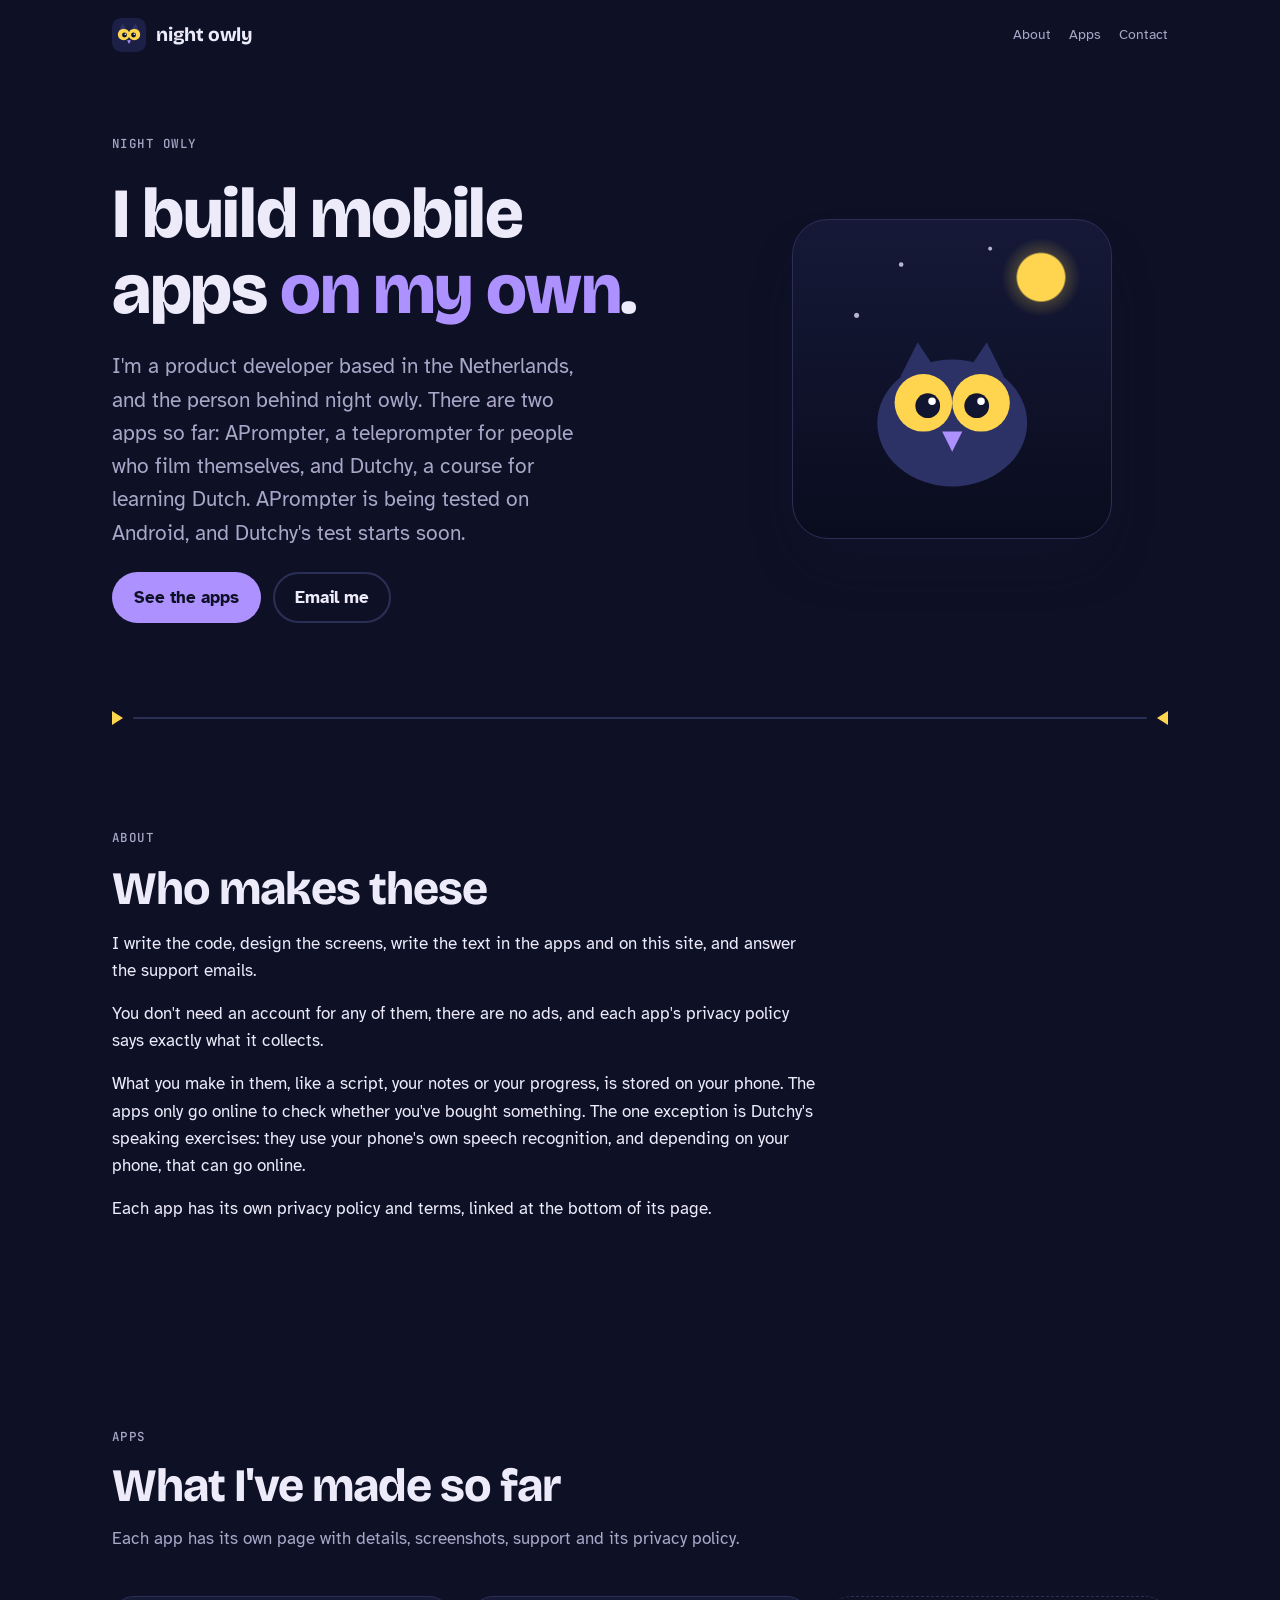
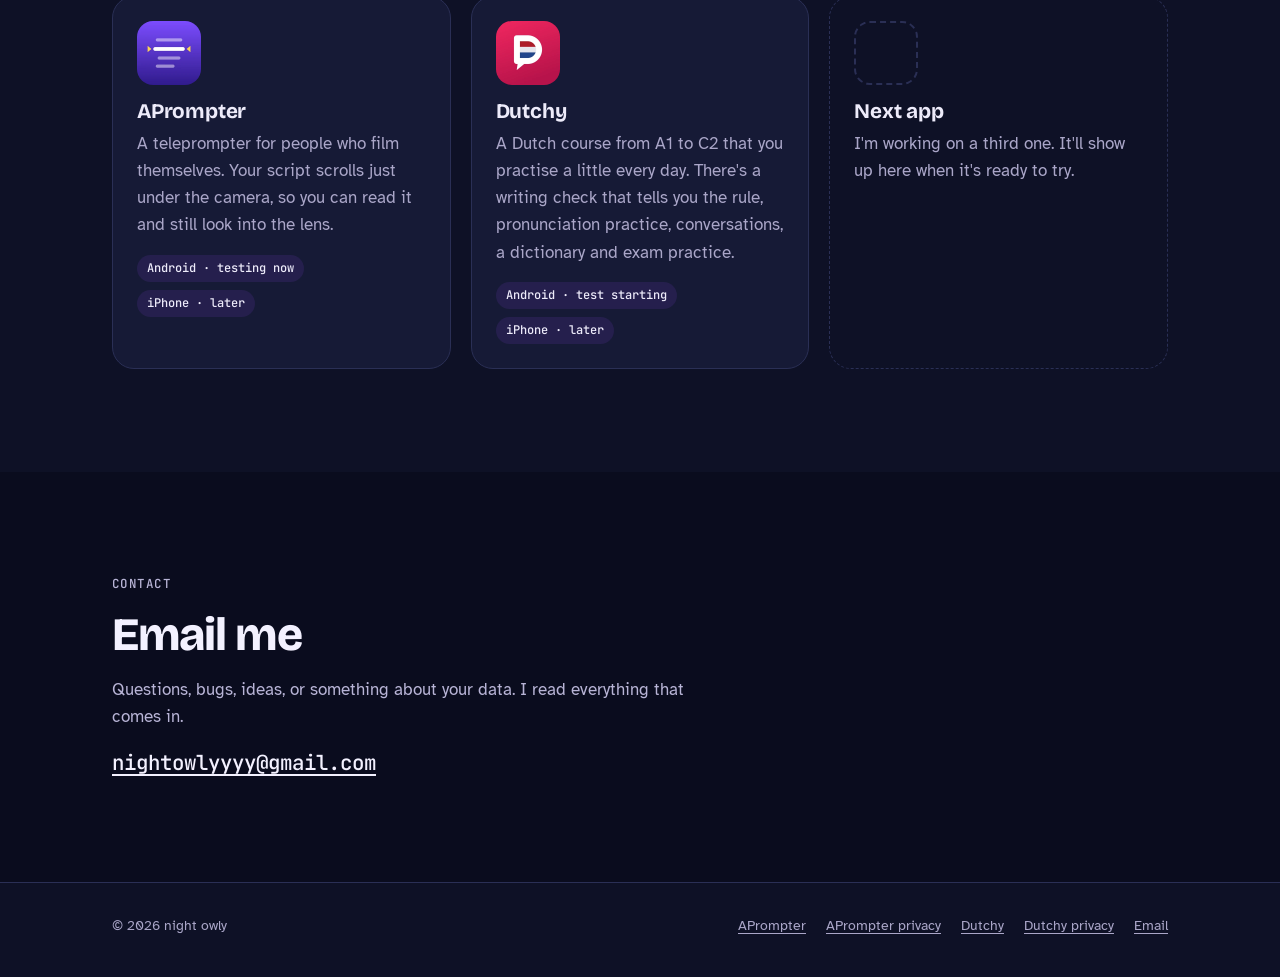
<file: site/index.html>
<!doctype html>
<html lang="en" data-theme="dark">
<head>
<meta charset="utf-8">
<meta name="viewport" content="width=device-width, initial-scale=1, viewport-fit=cover">
<title>night owly</title>
<meta name="description" content="I'm a product developer based in the Netherlands, and the person behind night owly. I build mobile apps on my own: a teleprompter for people who film themselves, and a Dutch course. No accounts, ads or tracking.">
<meta name="theme-color" content="#0e1126">
<link rel="icon" href="assets/owl.svg" type="image/svg+xml">
<link rel="apple-touch-icon" href="assets/owl-180.png">
<link rel="preload" href="assets/fonts/bricolage-grotesque.woff2" as="font" type="font/woff2" crossorigin>
<link rel="stylesheet" href="assets/site.css">
<meta property="og:type" content="website">
<meta property="og:title" content="night owly">
<meta property="og:description" content="Apps by a product developer in the Netherlands: a teleprompter and a Dutch course.">
<meta property="og:image" content="{{SITE_URL}}/assets/og.png">
<meta name="twitter:card" content="summary_large_image">
<style>
  .hero {
    padding-block: clamp(24px, 5vw, 64px) clamp(48px, 7vw, 88px);
  }
  .hero-grid {
    display: grid;
    gap: 40px;
    align-items: center;
  }
  @media (min-width: 860px) {
    .hero-grid {
      grid-template-columns: minmax(0, 1.35fr) minmax(0, 1fr);
    }
  }
  .hero-copy {
    display: grid;
    gap: 22px;
    min-width: 0;
  }
  .hero h1 em {
    font-style: normal;
    color: var(--violet);
  }

  /* The owl looks up from the desk once, then sits still. */
  .owl-stage {
    justify-self: center;
    width: min(320px, 70vw);
    aspect-ratio: 1;
    border-radius: 36px;
    background:
      radial-gradient(circle at 78% 18%, #ffd54f 0 6.5%, rgb(255 213 79 / 0.18) 7%, transparent 11%),
      radial-gradient(circle at 20% 30%, var(--night-muted) 0 0.6%, transparent 0.9%),
      radial-gradient(circle at 34% 14%, var(--night-muted) 0 0.5%, transparent 0.8%),
      radial-gradient(circle at 62% 9%, var(--night-muted) 0 0.4%, transparent 0.7%),
      linear-gradient(180deg, var(--night-2), var(--night));
    display: grid;
    place-items: end center;
    padding-bottom: 12%;
    box-shadow: 0 30px 60px -30px rgb(18 21 48 / 0.6);
    /* The page is dark too, so a faint edge keeps the tile's shape. */
    border: 1px solid var(--line);
  }
  .owl-stage svg {
    width: 58%;
    height: auto;
    overflow: visible;
  }
  .owl-eye {
    transform-box: fill-box;
    transform-origin: center;
    animation: blink 5.5s 1.2s ease-in-out 2;
  }
  @keyframes blink {
    0%, 92%, 100% { transform: scaleY(1); }
    95% { transform: scaleY(0.1); }
  }
  @media (prefers-reduced-motion: reduce) {
    .owl-eye { animation: none; }
  }

  /* About: plain paragraphs, one readable column. */
  .about {
    display: grid;
    gap: 16px;
    max-width: 64ch;
  }
  /* Apps: a grid of compact cards that grows with each new app. */
  .apps {
    list-style: none;
    margin: 0;
    padding: 0;
    display: grid;
    gap: 20px;
    grid-template-columns: repeat(auto-fit, minmax(min(100%, 320px), 1fr));
  }
  .app-card {
    position: relative;
    display: grid;
    gap: 16px;
    align-content: start;
    padding: 24px;
    background: var(--surface);
    border: 1px solid var(--line);
    border-radius: 22px;
    transition: border-color 0.15s, transform 0.15s;
  }
  .app-card:not(.next):hover {
    border-color: var(--violet);
    transform: translateY(-2px);
  }
  @media (prefers-reduced-motion: reduce) {
    .app-card { transition: none; }
    .app-card:not(.next):hover { transform: none; }
  }
  .app-card .icon {
    width: 64px;
    height: 64px;
    border-radius: 16px;
  }
  .app-card .placeholder {
    display: block;
    border: 2px dashed var(--line);
  }
  .app-card.next {
    background: transparent;
    border-style: dashed;
  }
  .app-body {
    display: grid;
    gap: 6px;
    min-width: 0;
  }
  .app-body h3 {
    font-size: var(--step-1);
  }
  .app-body h3 a {
    color: var(--ink);
    text-decoration: none;
  }
  /* The whole card opens the app page. */
  .app-body h3 a::after {
    content: "";
    position: absolute;
    inset: 0;
    border-radius: inherit;
  }
  .app-body h3 a:focus-visible {
    outline: none;
  }
  .app-card:has(a:focus-visible) {
    outline: 3px solid var(--focus);
    outline-offset: 3px;
  }
  .app-body p {
    color: var(--muted);
  }
  .status {
    display: flex;
    flex-wrap: wrap;
    gap: 8px;
    font-family: var(--font-mono);
    font-size: 0.75rem;
  }
  .status span {
    padding: 4px 10px;
    border-radius: 999px;
    background: var(--violet-soft);
    color: var(--ink);
  }

  .contact {
    background: var(--night);
    color: var(--night-ink);
  }
  .contact .wrap {
    display: grid;
    gap: 16px;
  }
  .contact .kicker {
    color: var(--night-muted);
  }
  .contact h2 {
    color: var(--night-ink);
  }
  .contact p {
    color: var(--night-muted);
    max-width: 52ch;
  }
  .contact .email {
    font-family: var(--font-mono);
    font-size: var(--step-1);
    color: var(--night-ink);
    word-break: break-all;
  }
  .contact a {
    color: inherit;
  }
</style>
</head>
<body>
<a class="skip" href="#main">Skip to content</a>

<header class="site-header">
  <div class="wrap">
    <a class="brand" href="./" aria-label="night owly, home">
      <img src="assets/owl.svg" alt="" width="34" height="34">
      night owly
    </a>
    <nav class="nav" aria-label="Main">
      <a href="#about">About</a>
      <a href="#apps">Apps</a>
      <a href="#contact">Contact</a>
    </nav>
  </div>
</header>

<main id="main">
  <section class="hero">
    <div class="wrap hero-grid">
      <div class="hero-copy">
        <p class="kicker">night owly</p>
        <h1>I build mobile apps <em>on my own</em>.</h1>
        <p class="lede">I'm a product developer based in the Netherlands, and the person behind night owly. There are two apps so far: APrompter, a teleprompter for people who film themselves, and Dutchy, a course for learning Dutch. APrompter is being tested on Android, and Dutchy's test starts soon.</p>
        <div class="actions">
          <a class="button primary" href="#apps">See the apps</a>
          <a class="button secondary" href="#contact">Email me</a>
        </div>
      </div>
      <div class="owl-stage" aria-hidden="true">
        <svg viewBox="0 0 64 56">
          <path d="M14 18 L20 6 L26 15 Z M50 18 L44 6 L38 15 Z" fill="#2c3166"/>
          <ellipse cx="32" cy="34" rx="26" ry="22" fill="#2c3166"/>
          <g class="owl-eye">
            <circle cx="22" cy="27" r="10" fill="#ffd54f"/>
            <circle cx="23.5" cy="28" r="4.3" fill="#121530"/>
            <circle cx="25" cy="26.5" r="1.3" fill="#fff"/>
          </g>
          <g class="owl-eye">
            <circle cx="42" cy="27" r="10" fill="#ffd54f"/>
            <circle cx="40.5" cy="28" r="4.3" fill="#121530"/>
            <circle cx="42" cy="26.5" r="1.3" fill="#fff"/>
          </g>
          <path d="M28.5 37 L32 44 L35.5 37 Z" fill="#ad91ff"/>
        </svg>
      </div>
    </div>
  </section>

  <div class="wrap" aria-hidden="true"><p class="guide"><span></span></p></div>

  <section id="about" aria-labelledby="about-title">
    <div class="wrap">
      <div class="about">
        <p class="kicker">About</p>
        <h2 id="about-title">Who makes these</h2>
        <p>I write the code, design the screens, write the text in the apps and on this site, and answer the support emails.</p>
        <p>You don't need an account for any of them, there are no ads, and each app's privacy policy says exactly what it collects.</p>
        <p>What you make in them, like a script, your notes or your progress, is stored on your phone. The apps only go online to check whether you've bought something. The one exception is Dutchy's speaking exercises: they use your phone's own speech recognition, and depending on your phone, that can go online.</p>
        <p>Each app has its own privacy policy and terms, linked at the bottom of its page.</p>
      </div>
    </div>
  </section>
  <section id="apps" aria-labelledby="apps-title">
    <div class="wrap">
      <div class="section-head">
        <p class="kicker">Apps</p>
        <h2 id="apps-title">What I've made so far</h2>
        <p>Each app has its own page with details, screenshots, support and its privacy policy.</p>
      </div>

      <ul class="apps" role="list">
        <li class="app-card">
          <img class="icon" src="aprompter/img/icon-256.webp" alt="" width="64" height="64">
          <div class="app-body">
            <h3><a href="aprompter/">APrompter</a></h3>
            <p>A teleprompter for people who film themselves. Your script scrolls just under the camera, so you can read it and still look into the lens.</p>
          </div>
          <div class="status">
            <span>Android · testing now</span>
            <span>iPhone · later</span>
          </div>
        </li>
        <li class="app-card">
          <img class="icon" src="dutchy/img/icon-256.webp" alt="" width="64" height="64">
          <div class="app-body">
            <h3><a href="dutchy/">Dutchy</a></h3>
            <p>A Dutch course from A1 to C2 that you practise a little every day. There's a writing check that tells you the rule, pronunciation practice, conversations, a dictionary and exam practice.</p>
          </div>
          <div class="status">
            <span>Android · test starting</span>
            <span>iPhone · later</span>
          </div>
        </li>
        <li class="app-card next" aria-label="Next app, in the works">
          <span class="icon placeholder" aria-hidden="true"></span>
          <div class="app-body">
            <h3>Next app</h3>
            <p>I'm working on a third one. It'll show up here when it's ready to try.</p>
          </div>
        </li>
      </ul>
    </div>
  </section>

  <section id="contact" class="contact" aria-labelledby="contact-title">
    <div class="wrap">
      <p class="kicker">Contact</p>
      <h2 id="contact-title">Email me</h2>
      <p>Questions, bugs, ideas, or something about your data. I read everything that comes in.</p>
      <p><a class="email" href="mailto:nightowlyyyy@gmail.com">nightowlyyyy@gmail.com</a></p>
    </div>
  </section>
</main>

<footer class="site-footer">
  <div class="wrap">
    <span>© 2026 night owly</span>
    <nav aria-label="Footer">
      <a href="aprompter/">APrompter</a>
      <a href="aprompter/privacy/">APrompter privacy</a>
      <a href="dutchy/">Dutchy</a>
      <a href="dutchy/privacy/">Dutchy privacy</a>
      <a href="mailto:nightowlyyyy@gmail.com">Email</a>
    </nav>
  </div>
</footer>
</body>
</html>
</file>
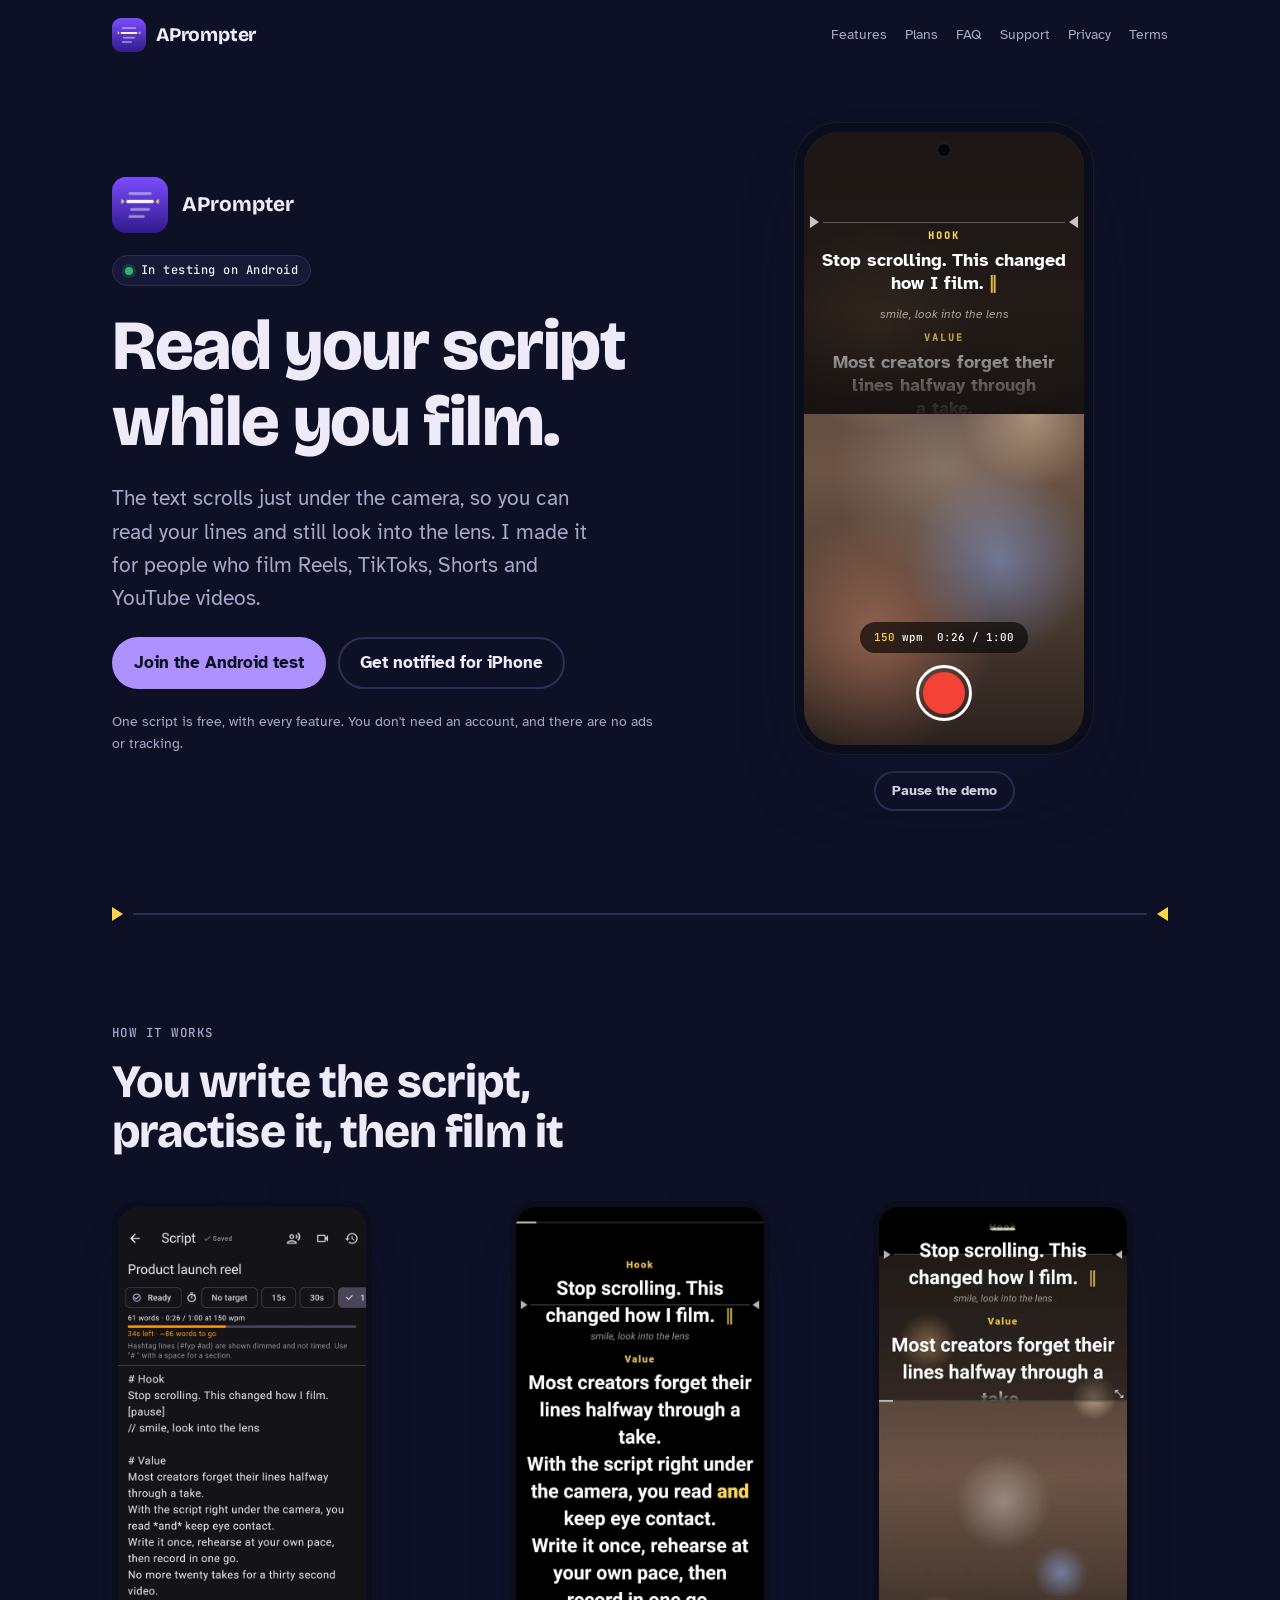
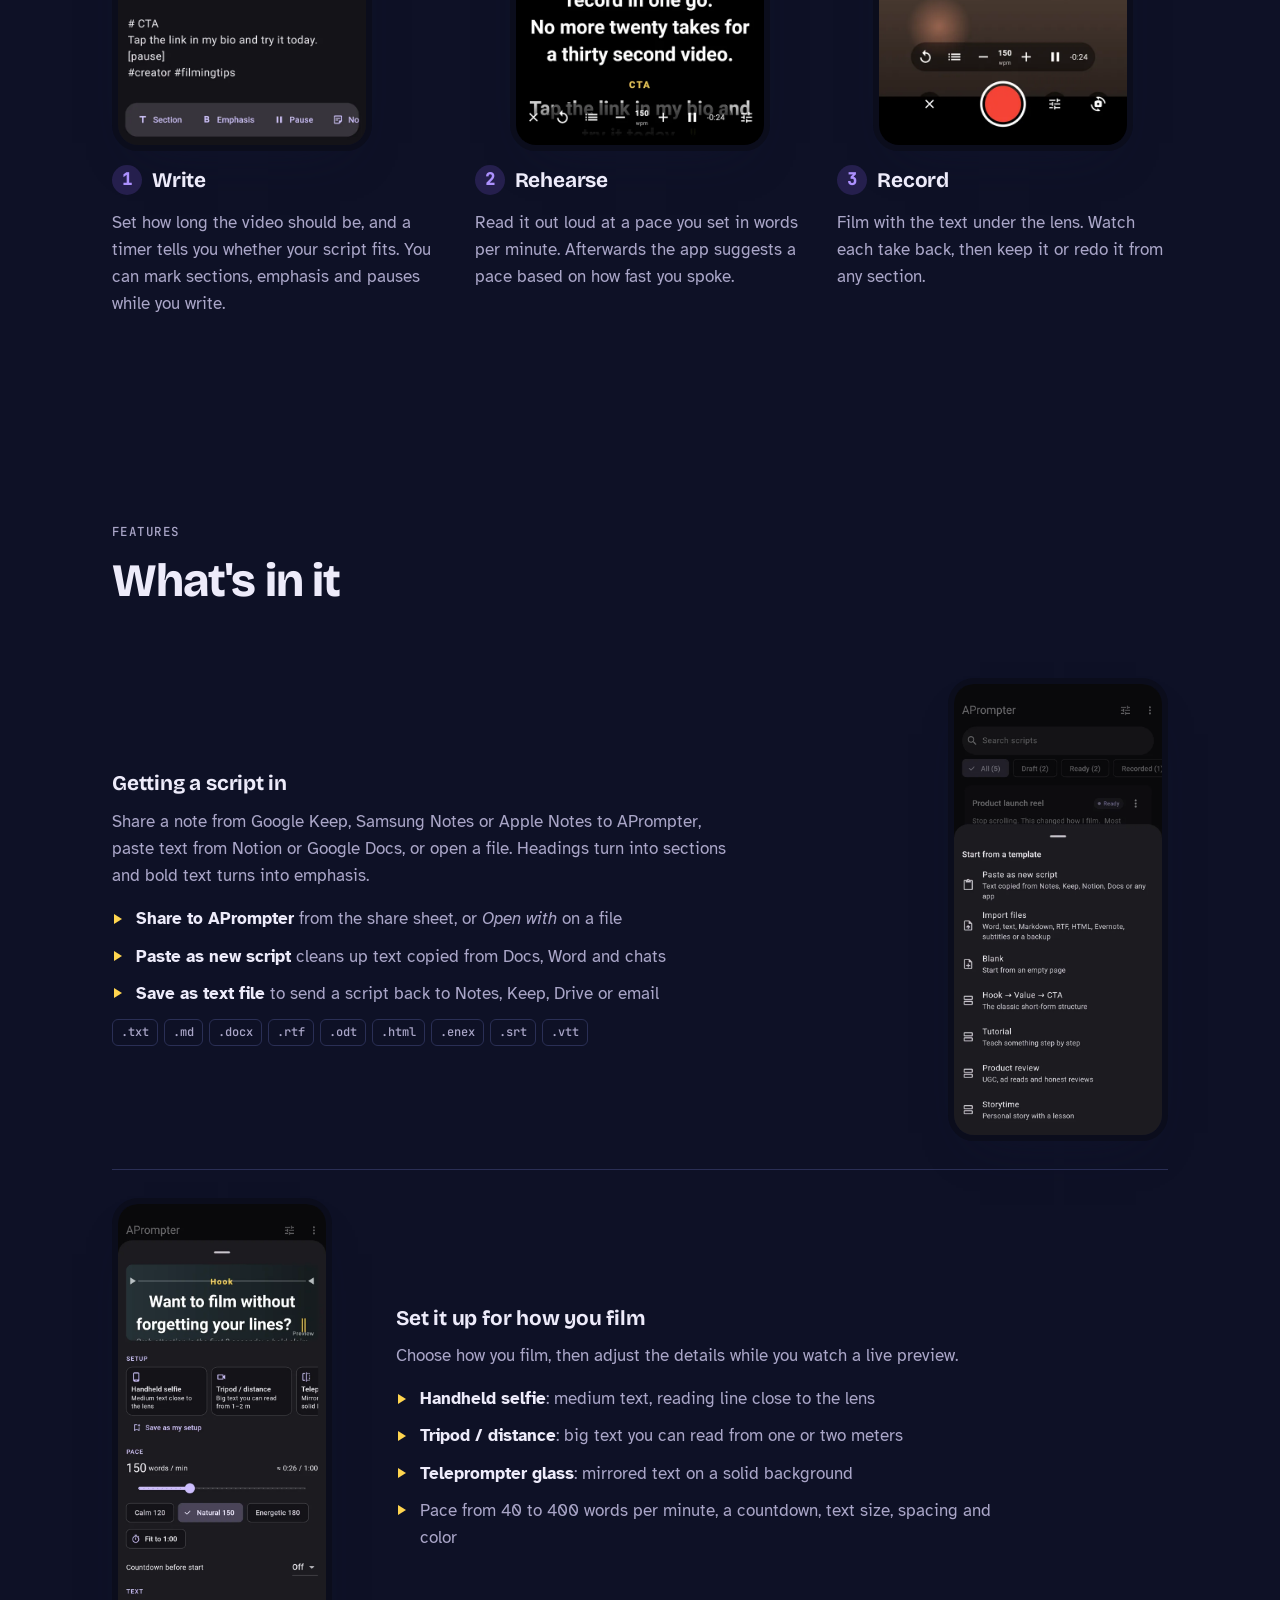
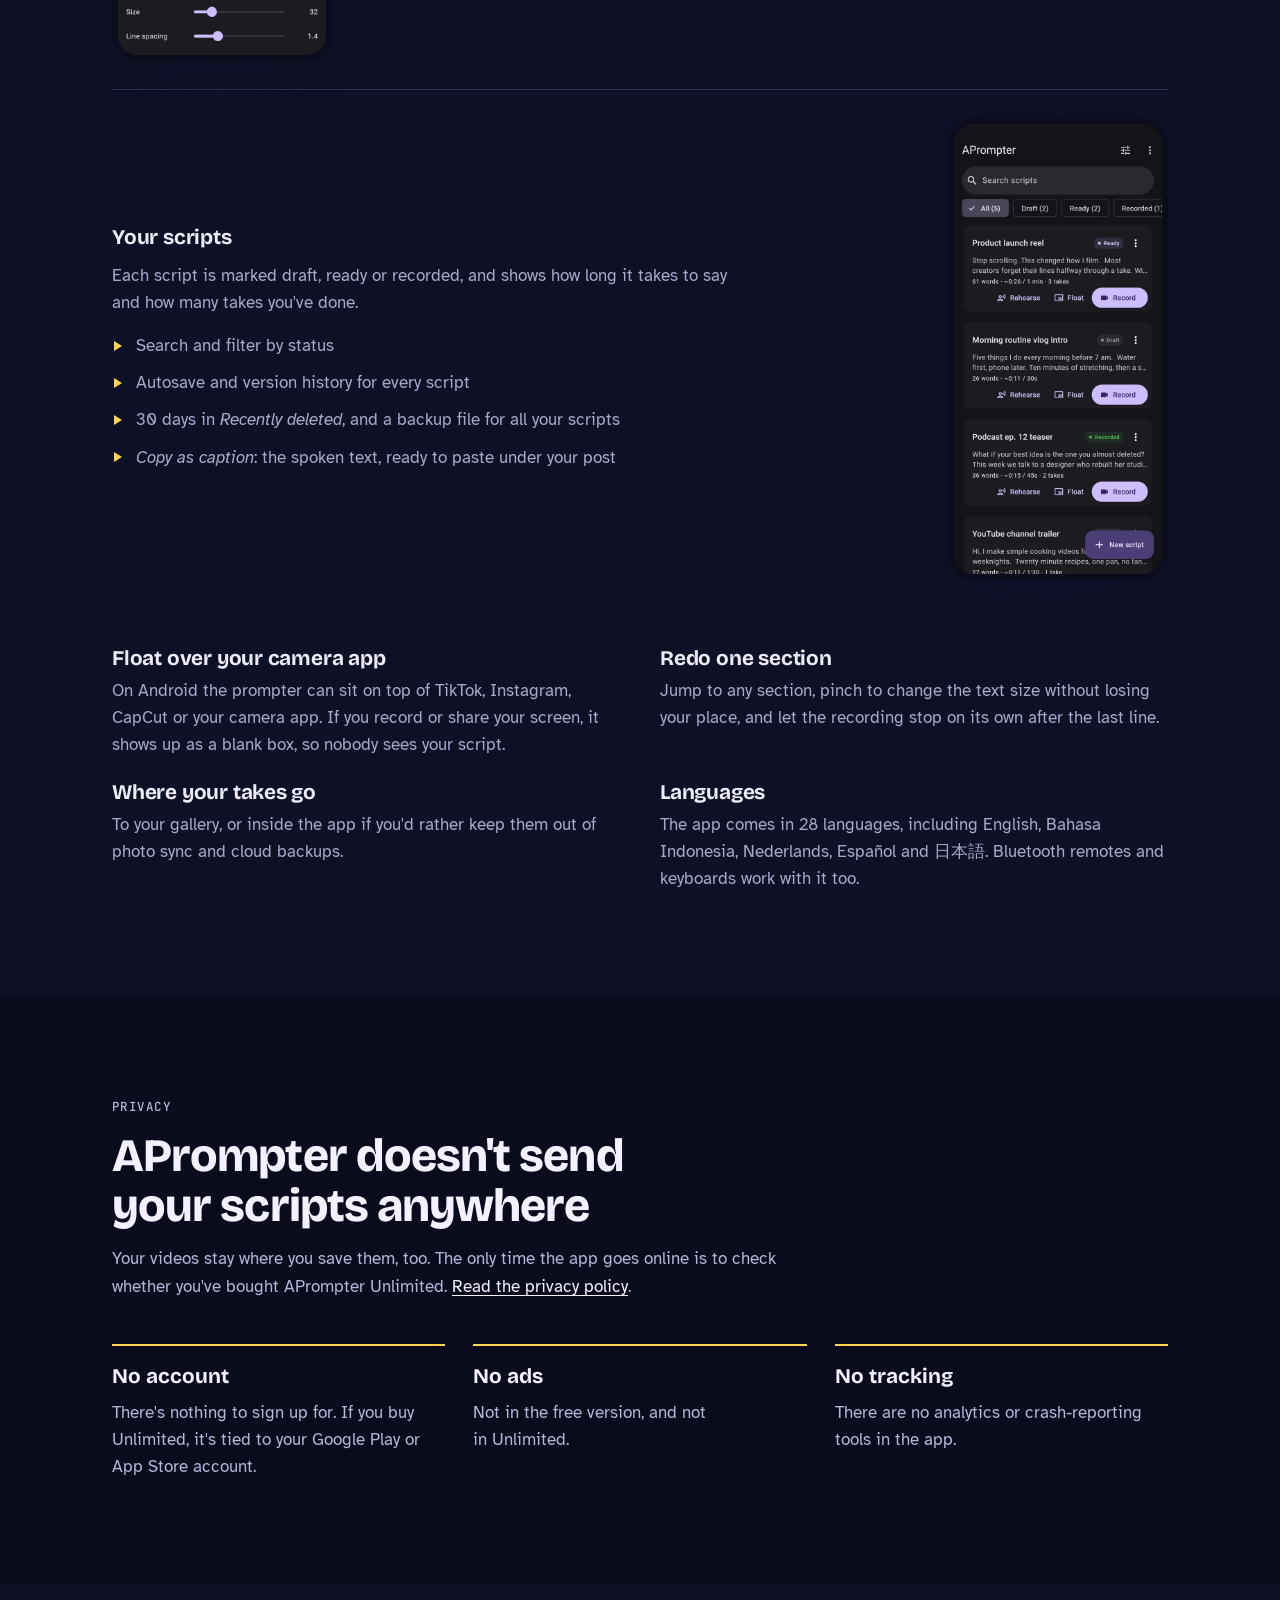
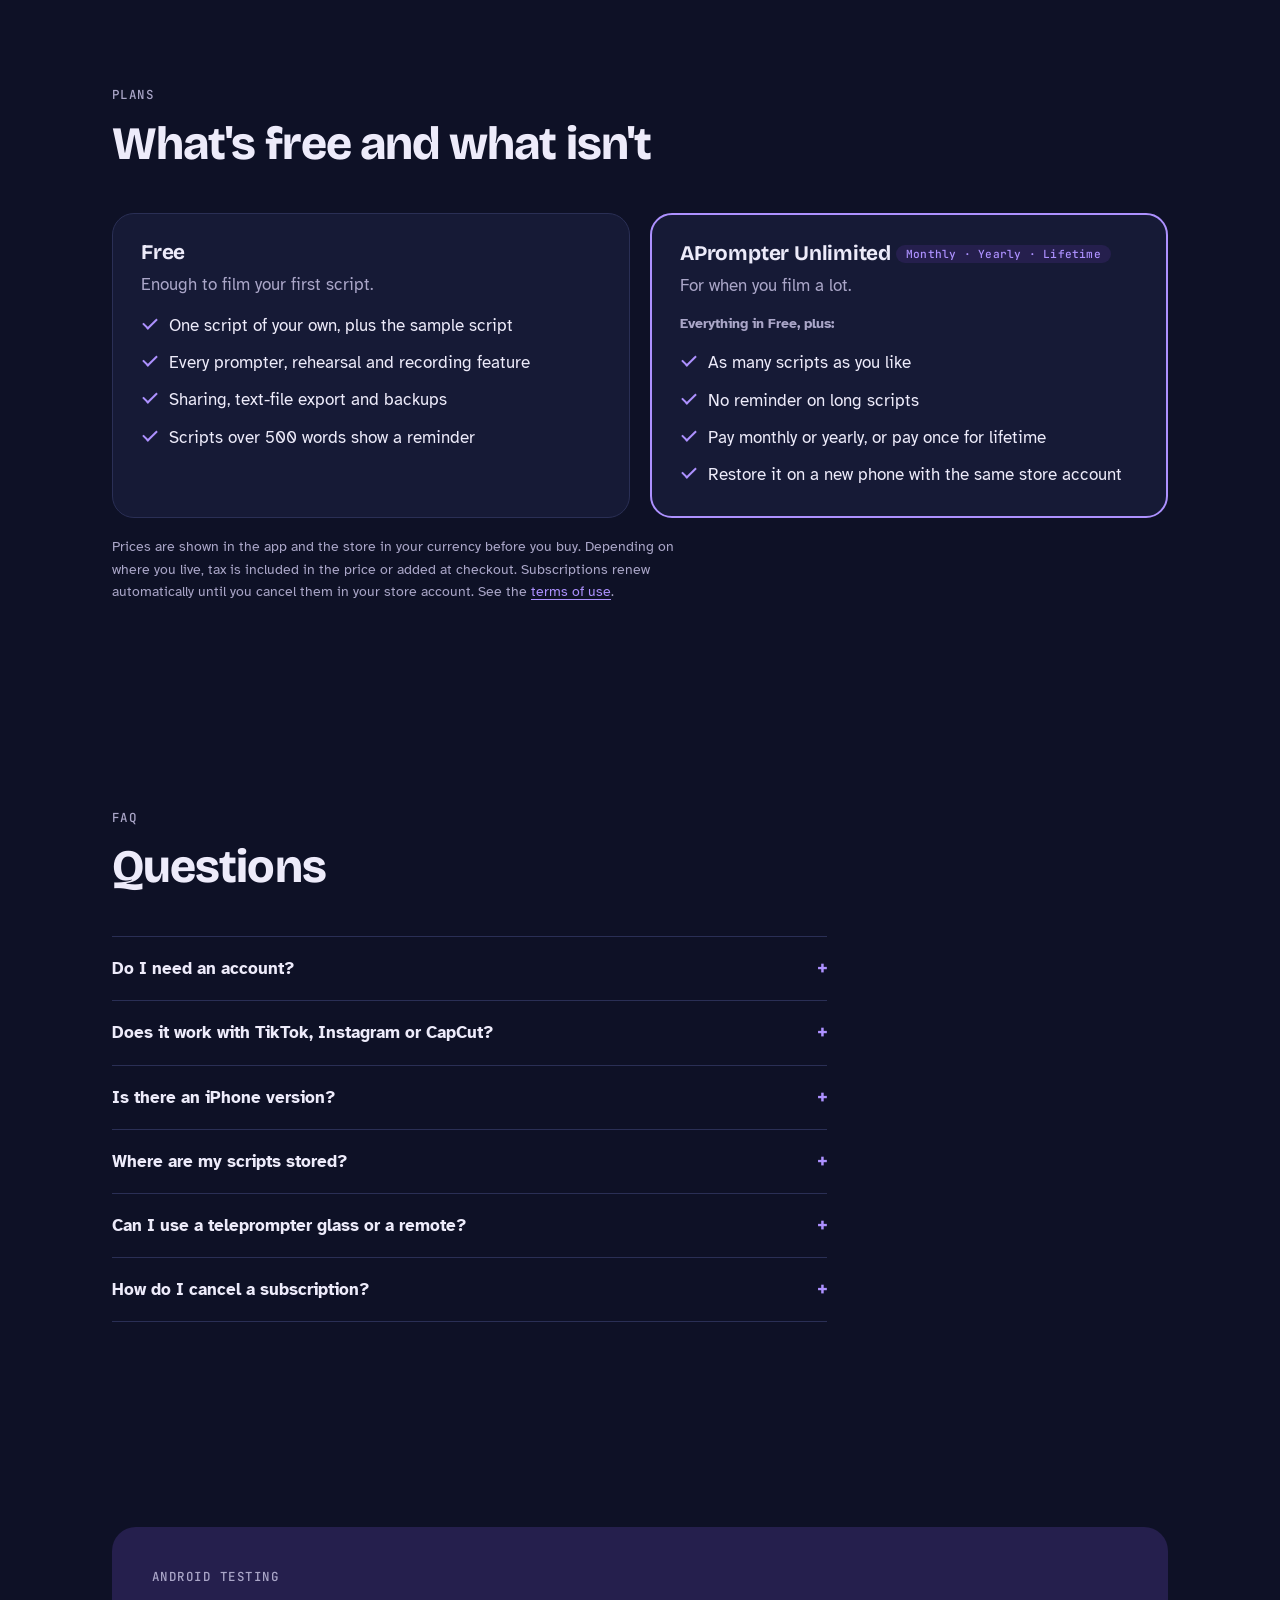
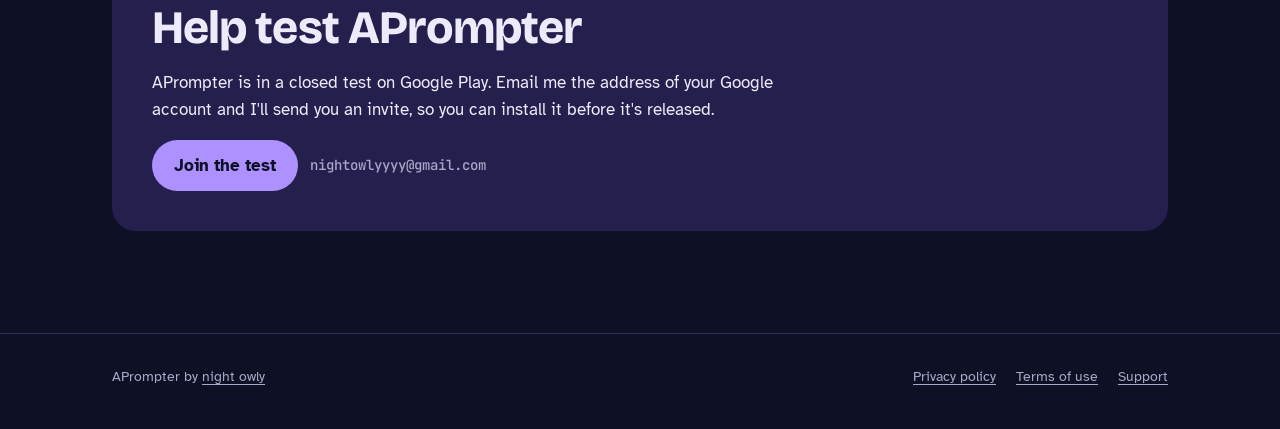
<file: site/aprompter/index.html>
<!doctype html>
<html lang="en" data-theme="dark">
<head>
<meta charset="utf-8">
<meta name="viewport" content="width=device-width, initial-scale=1, viewport-fit=cover">
<title>APrompter</title>
<meta name="description" content="A teleprompter for people who film themselves. The script scrolls just under the camera, so you can read it and still look into the lens. No account, ads or tracking.">
<meta name="theme-color" content="#0e1126">
<link rel="icon" href="img/icon-64.png" type="image/png">
<link rel="apple-touch-icon" href="img/icon-180.png">
<link rel="preload" href="../assets/fonts/bricolage-grotesque.woff2" as="font" type="font/woff2" crossorigin>
<link rel="stylesheet" href="../assets/site.css">
<link rel="stylesheet" href="../assets/app.css">
<meta property="og:type" content="website">
<meta property="og:title" content="APrompter">
<meta property="og:description" content="Read your script while you film. A teleprompter for Reels, TikTok, Shorts and YouTube.">
<meta property="og:image" content="{{SITE_URL}}/aprompter/img/og.jpg">
<meta name="twitter:card" content="summary_large_image">
<style>
  /* The device: a live Record screen. Prompter on top, camera below,
     shutter in the middle like the app. */
  .device {
    --w: min(300px, 78vw);
    width: var(--w);
    aspect-ratio: 9 / 19;
    border-radius: 44px;
    padding: 10px;
    background: #0b0d1c;
    box-shadow:
      0 0 0 1px rgb(255 255 255 / 0.06) inset,
      0 40px 80px -40px rgb(18 21 48 / 0.7);
    position: relative;
  }
  .screen {
    position: relative;
    height: 100%;
    border-radius: 35px;
    overflow: hidden;
    background:
      radial-gradient(circle at 26% 32%, rgb(255 201 138 / 0.55), transparent 22%),
      radial-gradient(circle at 82% 46%, rgb(255 226 184 / 0.45), transparent 18%),
      radial-gradient(circle at 70% 70%, rgb(144 180 255 / 0.45), transparent 20%),
      radial-gradient(circle at 25% 82%, rgb(255 158 122 / 0.4), transparent 22%),
      radial-gradient(circle at 50% 55%, rgb(255 255 255 / 0.18), transparent 30%),
      linear-gradient(180deg, #3b2f2a, #6b5446 55%, #2a211d);
    font-family: var(--font-body);
  }
  .lens {
    position: absolute;
    top: 12px;
    left: 50%;
    width: 12px;
    height: 12px;
    margin-left: -6px;
    border-radius: 50%;
    background: #05060c;
    box-shadow: 0 0 0 2px #1a1c2c;
    z-index: 3;
  }
  .prompter {
    position: absolute;
    inset: 0 0 auto;
    height: 46%;
    background: rgb(22 18 16 / 0.82);
    overflow: hidden;
  }
  .prompter::after {
    content: "";
    position: absolute;
    inset: auto 0 0;
    height: 38%;
    background: linear-gradient(transparent, rgb(22 18 16 / 0.95));
    pointer-events: none;
  }
  .readline {
    position: absolute;
    left: 6px;
    right: 6px;
    top: 30%;
    display: flex;
    align-items: center;
    gap: 4px;
    color: #ffd54f;
    z-index: 2;
  }
  .readline::before,
  .readline::after {
    content: "";
    border-block: 6px solid transparent;
  }
  .readline::before {
    border-left: 9px solid rgb(255 255 255 / 0.75);
  }
  .readline::after {
    border-right: 9px solid rgb(255 255 255 / 0.75);
  }
  .readline i {
    flex: 1;
    height: 1px;
    background: rgb(255 255 255 / 0.28);
  }
  .track {
    position: absolute;
    left: 0;
    right: 0;
    top: calc(30% + 10px);
    padding: 0 18px;
    text-align: center;
    color: #fff;
    animation: roll 24s linear infinite;
  }
  /* Two identical copies, each ending in the same gap, so moving the
     track up by half its height lands exactly on the second copy. */
  .copy {
    padding-bottom: 14px;
  }
  .copy > :first-child {
    margin-top: 0;
  }
  .copy > :last-child {
    margin-bottom: 0;
  }
  @keyframes roll {
    from { transform: translateY(0); }
    to { transform: translateY(-50%); }
  }
  .track p {
    font-weight: 700;
    font-size: 1.12rem;
    line-height: 1.3;
    margin: 0 0 10px;
  }
  .track .sec {
    font-family: var(--font-mono);
    font-size: 0.62rem;
    letter-spacing: 0.22em;
    text-transform: uppercase;
    color: #ffd54f;
    margin: 4px 0 6px;
  }
  .track .memo {
    font-weight: 400;
    font-style: italic;
    font-size: 0.78rem;
    color: rgb(255 255 255 / 0.62);
  }
  .track em {
    font-style: normal;
    color: #ffd54f;
  }
  .track .beat {
    color: #ffd54f;
    opacity: 0.85;
  }
  .hud {
    position: absolute;
    left: 50%;
    bottom: 92px;
    transform: translateX(-50%);
    display: flex;
    gap: 14px;
    padding: 7px 14px;
    border-radius: 999px;
    background: rgb(10 8 7 / 0.7);
    color: #fff;
    font-family: var(--font-mono);
    font-size: 0.68rem;
    white-space: nowrap;
  }
  .hud b {
    font-weight: 500;
    color: #ffd54f;
  }
  .shutter {
    position: absolute;
    left: 50%;
    bottom: 24px;
    width: 56px;
    height: 56px;
    margin-left: -28px;
    border-radius: 50%;
    border: 3px solid #fff;
    display: grid;
    place-items: center;
  }
  .shutter::after {
    content: "";
    width: 42px;
    height: 42px;
    border-radius: 50%;
    background: #f44336;
  }
  .device-wrap {
    justify-self: center;
    display: grid;
    justify-items: center;
    gap: 16px;
  }
  .motion-toggle {
    min-height: 40px;
    padding: 6px 16px;
    font-size: var(--step--1);
    background: transparent;
    font-family: inherit;
    cursor: pointer;
  }
  .hero:has(.motion-toggle[aria-pressed="true"]) .track {
    animation-play-state: paused;
  }
  @media (prefers-reduced-motion: reduce) {
    .track { animation: none; }
    .motion-toggle { display: none; }
  }
</style>
</head>
<body>
<a class="skip" href="#main">Skip to content</a>

<header class="site-header">
  <div class="wrap">
    <a class="brand" href="./">
      <img src="img/icon-256.webp" alt="" width="34" height="34">
      APrompter
    </a>
    <nav class="nav" aria-label="APrompter">
      <a href="#features">Features</a>
      <a href="#plans">Plans</a>
      <a href="#faq">FAQ</a>
      <a href="support/">Support</a>
      <a href="privacy/">Privacy</a>
      <a href="terms/">Terms</a>
    </nav>
  </div>
</header>

<main id="main">
  <section class="hero">
    <div class="wrap hero-grid">
      <div class="hero-copy">
        <div class="app-title">
          <img src="img/icon-256.webp" alt="" width="56" height="56">
          <span>APrompter</span>
        </div>
        <p class="pill"><span class="dot" aria-hidden="true"></span>In testing on Android</p>
        <h1>Read your script while you film.</h1>
        <p class="lede">The text scrolls just under the camera, so you can read your lines and still look into the lens. I made it for people who film Reels, TikToks, Shorts and YouTube videos.</p>
        <div class="actions">
          <a class="button primary" href="mailto:nightowlyyyy@gmail.com?subject=APrompter%20Android%20test&amp;body=My%20Google%20account%20email%3A%20">Join the Android test</a>
          <a class="button secondary" href="mailto:nightowlyyyy@gmail.com?subject=Tell%20me%20when%20APrompter%20is%20on%20iPhone">Get notified for iPhone</a>
        </div>
        <p class="note">One script is free, with every feature. You don't need an account, and there are no ads or tracking.</p>
      </div>

      <div class="device-wrap">
      <div class="device" role="img" aria-label="The APrompter Record screen: the script scrolls under the camera, with the reading line near the lens, the pace at 150 words per minute and the record button in the middle.">
        <div class="screen">
          <span class="lens"></span>
          <div class="prompter">
            <div class="readline"><i></i></div>
            <div class="track" aria-hidden="true">
              <div class="copy">
                <p class="sec">Hook</p>
                <p>Stop scrolling. This changed how I film. <span class="beat">‖</span></p>
                <p class="memo">smile, look into the lens</p>
                <p class="sec">Value</p>
                <p>Most creators forget their lines halfway through a take.</p>
                <p>With the script right under the camera, you read <em>and</em> keep eye contact.</p>
                <p class="sec">CTA</p>
                <p>Tap the link in my bio and try it today. <span class="beat">‖</span></p>
              </div>
              <div class="copy">
                <p class="sec">Hook</p>
                <p>Stop scrolling. This changed how I film. <span class="beat">‖</span></p>
                <p class="memo">smile, look into the lens</p>
                <p class="sec">Value</p>
                <p>Most creators forget their lines halfway through a take.</p>
                <p>With the script right under the camera, you read <em>and</em> keep eye contact.</p>
                <p class="sec">CTA</p>
                <p>Tap the link in my bio and try it today. <span class="beat">‖</span></p>
              </div>
            </div>
          </div>
          <div class="hud" aria-hidden="true"><span><b>150</b> wpm</span><span>0:26 / 1:00</span></div>
          <span class="shutter" aria-hidden="true"></span>
        </div>
      </div>
      <button class="button secondary motion-toggle" type="button" aria-pressed="false">Pause the demo</button>
      </div>
    </div>
  </section>

  <div class="wrap" aria-hidden="true"><p class="guide"><span></span></p></div>

  <section id="how" aria-labelledby="how-title">
    <div class="wrap">
      <div class="section-head">
        <p class="kicker">How it works</p>
        <h2 id="how-title">You write the script, practise it, then film it</h2>
      </div>
      <ol class="steps" role="list">
        <li>
          <picture>
            <source srcset="img/editor-dark.webp">
            <img class="shot" src="img/editor.webp" alt="The script editor with sections, a 1:00 target and a timer showing 0:26 of speaking time." width="600" height="1300" loading="lazy">
          </picture>
          <h3>Write</h3>
          <p>Set how long the video should be, and a timer tells you whether your script fits. You can mark sections, emphasis and pauses while you write.</p>
        </li>
        <li>
          <img class="shot" src="img/rehearse.webp" alt="Rehearse mode: big white text on black with the reading line near the top." width="600" height="1300" loading="lazy">
          <h3>Rehearse</h3>
          <p>Read it out loud at a pace you set in words per minute. Afterwards the app suggests a pace based on how fast you spoke.</p>
        </li>
        <li>
          <img class="shot" src="img/record.webp" alt="Record mode: the script over the camera preview, with the record button in the middle." width="600" height="1300" loading="lazy">
          <h3>Record</h3>
          <p>Film with the text under the lens. Watch each take back, then keep it or redo it from any section.</p>
        </li>
      </ol>
    </div>
  </section>

  <section id="features" aria-labelledby="features-title">
    <div class="wrap">
      <div class="section-head">
        <p class="kicker">Features</p>
        <h2 id="features-title">What's in it</h2>
      </div>

      <div class="feature">
        <div class="feature-text">
          <h3>Getting a script in</h3>
          <p>Share a note from Google Keep, Samsung Notes or Apple Notes to APrompter, paste text from Notion or Google Docs, or open a file. Headings turn into sections and bold text turns into emphasis.</p>
          <ul class="ticks" role="list">
            <li><strong>Share to APrompter</strong> from the share sheet, or <em>Open with</em> on a file</li>
            <li><strong>Paste as new script</strong> cleans up text copied from Docs, Word and chats</li>
            <li><strong>Save as text file</strong> to send a script back to Notes, Keep, Drive or email</li>
          </ul>
          <ul class="formats" role="list" aria-label="File types APrompter opens">
            <li>.txt</li><li>.md</li><li>.docx</li><li>.rtf</li><li>.odt</li><li>.html</li><li>.enex</li><li>.srt</li><li>.vtt</li>
          </ul>
        </div>
        <picture>
          <source srcset="img/import-dark.webp">
          <img class="shot" src="img/import.webp" alt="New script options: paste from any app, import files, or start from a template." width="600" height="1300" loading="lazy">
        </picture>
      </div>

      <div class="feature flip">
        <div class="feature-text">
          <h3>Set it up for how you film</h3>
          <p>Choose how you film, then adjust the details while you watch a live preview.</p>
          <ul class="ticks" role="list">
            <li><strong>Handheld selfie</strong>: medium text, reading line close to the lens</li>
            <li><strong>Tripod / distance</strong>: big text you can read from one or two meters</li>
            <li><strong>Teleprompter glass</strong>: mirrored text on a solid background</li>
            <li>Pace from 40 to 400 words per minute, a countdown, text size, spacing and color</li>
          </ul>
        </div>
        <picture>
          <source srcset="img/setup-dark.webp">
          <img class="shot" src="img/setup.webp" alt="Prompter settings with a live preview, setup presets and the pace in words per minute." width="600" height="1300" loading="lazy">
        </picture>
      </div>

      <div class="feature">
        <div class="feature-text">
          <h3>Your scripts</h3>
          <p>Each script is marked draft, ready or recorded, and shows how long it takes to say and how many takes you've done.</p>
          <ul class="ticks" role="list">
            <li>Search and filter by status</li>
            <li>Autosave and version history for every script</li>
            <li>30 days in <em>Recently deleted</em>, and a backup file for all your scripts</li>
            <li><em>Copy as caption</em>: the spoken text, ready to paste under your post</li>
          </ul>
        </div>
        <picture>
          <source srcset="img/library-dark.webp">
          <img class="shot" src="img/library.webp" alt="The script library with draft, ready and recorded scripts." width="600" height="1300" loading="lazy">
        </picture>
      </div>

      <div class="more-grid">
        <div>
          <h3>Float over your camera app</h3>
          <p>On Android the prompter can sit on top of TikTok, Instagram, CapCut or your camera app. If you record or share your screen, it shows up as a blank box, so nobody sees your script.</p>
        </div>
        <div>
          <h3>Redo one section</h3>
          <p>Jump to any section, pinch to change the text size without losing your place, and let the recording stop on its own after the last line.</p>
        </div>
        <div>
          <h3>Where your takes go</h3>
          <p>To your gallery, or inside the app if you'd rather keep them out of photo sync and cloud backups.</p>
        </div>
        <div>
          <h3>Languages</h3>
          <p>The app comes in 28 languages, including English, <span lang="id">Bahasa Indonesia</span>, <span lang="nl">Nederlands</span>, <span lang="es">Español</span> and <span lang="ja">日本語</span>. Bluetooth remotes and keyboards work with it too.</p>
        </div>
      </div>
    </div>
  </section>

  <section class="night" aria-labelledby="privacy-title">
    <div class="wrap">
      <div class="section-head">
        <p class="kicker">Privacy</p>
        <h2 id="privacy-title">APrompter doesn't send your scripts anywhere</h2>
        <p>Your videos stay where you save them, too. The only time the app goes online is to check whether you've bought APrompter Unlimited. <a href="privacy/">Read the privacy policy</a>.</p>
      </div>
      <ul class="promises" role="list">
        <li><strong>No account</strong><p>There's nothing to sign up for. If you buy Unlimited, it's tied to your Google Play or App Store account.</p></li>
        <li><strong>No ads</strong><p>Not in the free version, and not in Unlimited.</p></li>
        <li><strong>No tracking</strong><p>There are no analytics or crash-reporting tools in the app.</p></li>
      </ul>
    </div>
  </section>

  <section id="plans" aria-labelledby="plans-title">
    <div class="wrap">
      <div class="section-head">
        <p class="kicker">Plans</p>
        <h2 id="plans-title">What's free and what isn't</h2>
      </div>
      <div class="plans">
        <div class="plan">
          <div class="plan-head">
            <h3>Free</h3>
            <p>Enough to film your first script.</p>
          </div>
          <ul class="checks" role="list">
            <li>One script of your own, plus the sample script</li>
            <li>Every prompter, rehearsal and recording feature</li>
            <li>Sharing, text-file export and backups</li>
            <li>Scripts over 500 words show a reminder</li>
          </ul>
        </div>
        <div class="plan paid">
          <div class="plan-head">
            <h3>APrompter Unlimited <span class="chip">Monthly · Yearly · Lifetime</span></h3>
            <p>For when you film a lot.</p>
          </div>
          <p class="plus">Everything in Free, plus:</p>
          <ul class="checks" role="list">
            <li>As many scripts as you like</li>
            <li>No reminder on long scripts</li>
            <li>Pay monthly or yearly, or pay once for lifetime</li>
            <li>Restore it on a new phone with the same store account</li>
          </ul>
        </div>
      </div>
      <p class="fine">Prices are shown in the app and the store in your currency before you buy. Depending on where you live, tax is included in the price or added at checkout. Subscriptions renew automatically until you cancel them in your store account. See the <a href="terms/">terms of use</a>.</p>
    </div>
  </section>

  <section id="faq" aria-labelledby="faq-title">
    <div class="wrap">
      <div class="section-head">
        <p class="kicker">FAQ</p>
        <h2 id="faq-title">Questions</h2>
      </div>
      <div class="faq">
        <details>
          <summary>Do I need an account?</summary>
          <p>No. Open the app and start writing. If you buy APrompter Unlimited, it belongs to your Google Play or App Store account, and <em>Restore purchases</em> brings it back on a new phone.</p>
        </details>
        <details>
          <summary>Does it work with TikTok, Instagram or CapCut?</summary>
          <p>On most Android phones, yes: <em>Float</em> puts the prompter on top of your camera app. (Android Go and other low-memory phones can't float apps; there you film with <em>Record</em>.) On both Android and iPhone you can also film in APrompter itself with <em>Record</em> and post the video anywhere.</p>
        </details>
        <details>
          <summary>Is there an iPhone version?</summary>
          <p>It's built, and it comes out after the Android version. On iPhone, apps can't float over other apps, so there you film with Record.</p>
        </details>
        <details>
          <summary>Where are my scripts stored?</summary>
          <p>On your phone, inside the app. You can back them up to a file, or share a script to Notes, Drive or email whenever you like.</p>
        </details>
        <details>
          <summary>Can I use a teleprompter glass or a remote?</summary>
          <p>Yes. The <em>Teleprompter glass</em> setup mirrors the text, and Bluetooth remotes and keyboards can play, pause, change speed and jump between sections.</p>
        </details>
        <details>
          <summary>How do I cancel a subscription?</summary>
          <p>In your store account. On Android: Google Play, then Profile, Payments &amp; subscriptions, Subscriptions. On iPhone: Settings, your name, Subscriptions.</p>
        </details>
      </div>
    </div>
  </section>

  <section aria-labelledby="beta-title">
    <div class="wrap">
      <div class="beta">
        <p class="kicker">Android testing</p>
        <h2 id="beta-title">Help test APrompter</h2>
        <p>APrompter is in a closed test on Google Play. Email me the address of your Google account and I'll send you an invite, so you can install it before it's released.</p>
        <div class="actions">
          <a class="button primary" href="mailto:nightowlyyyy@gmail.com?subject=APrompter%20Android%20test&amp;body=My%20Google%20account%20email%3A%20">Join the test</a>
          <span class="email">nightowlyyyy@gmail.com</span>
        </div>
      </div>
    </div>
  </section>
</main>

<footer class="site-footer">
  <div class="wrap">
    <span>APrompter by <a href="../">night owly</a></span>
    <nav aria-label="Footer">
      <a href="privacy/">Privacy policy</a>
      <a href="terms/">Terms of use</a>
      <a href="support/">Support</a>
    </nav>
  </div>
</footer>
<script>
  // Pause or resume the moving prompter demo.
  const toggle = document.querySelector('.motion-toggle');
  toggle.addEventListener('click', () => {
    const paused = toggle.getAttribute('aria-pressed') !== 'true';
    toggle.setAttribute('aria-pressed', String(paused));
    toggle.textContent = paused ? 'Play the demo' : 'Pause the demo';
  });
</script>
</body>
</html>
</file>
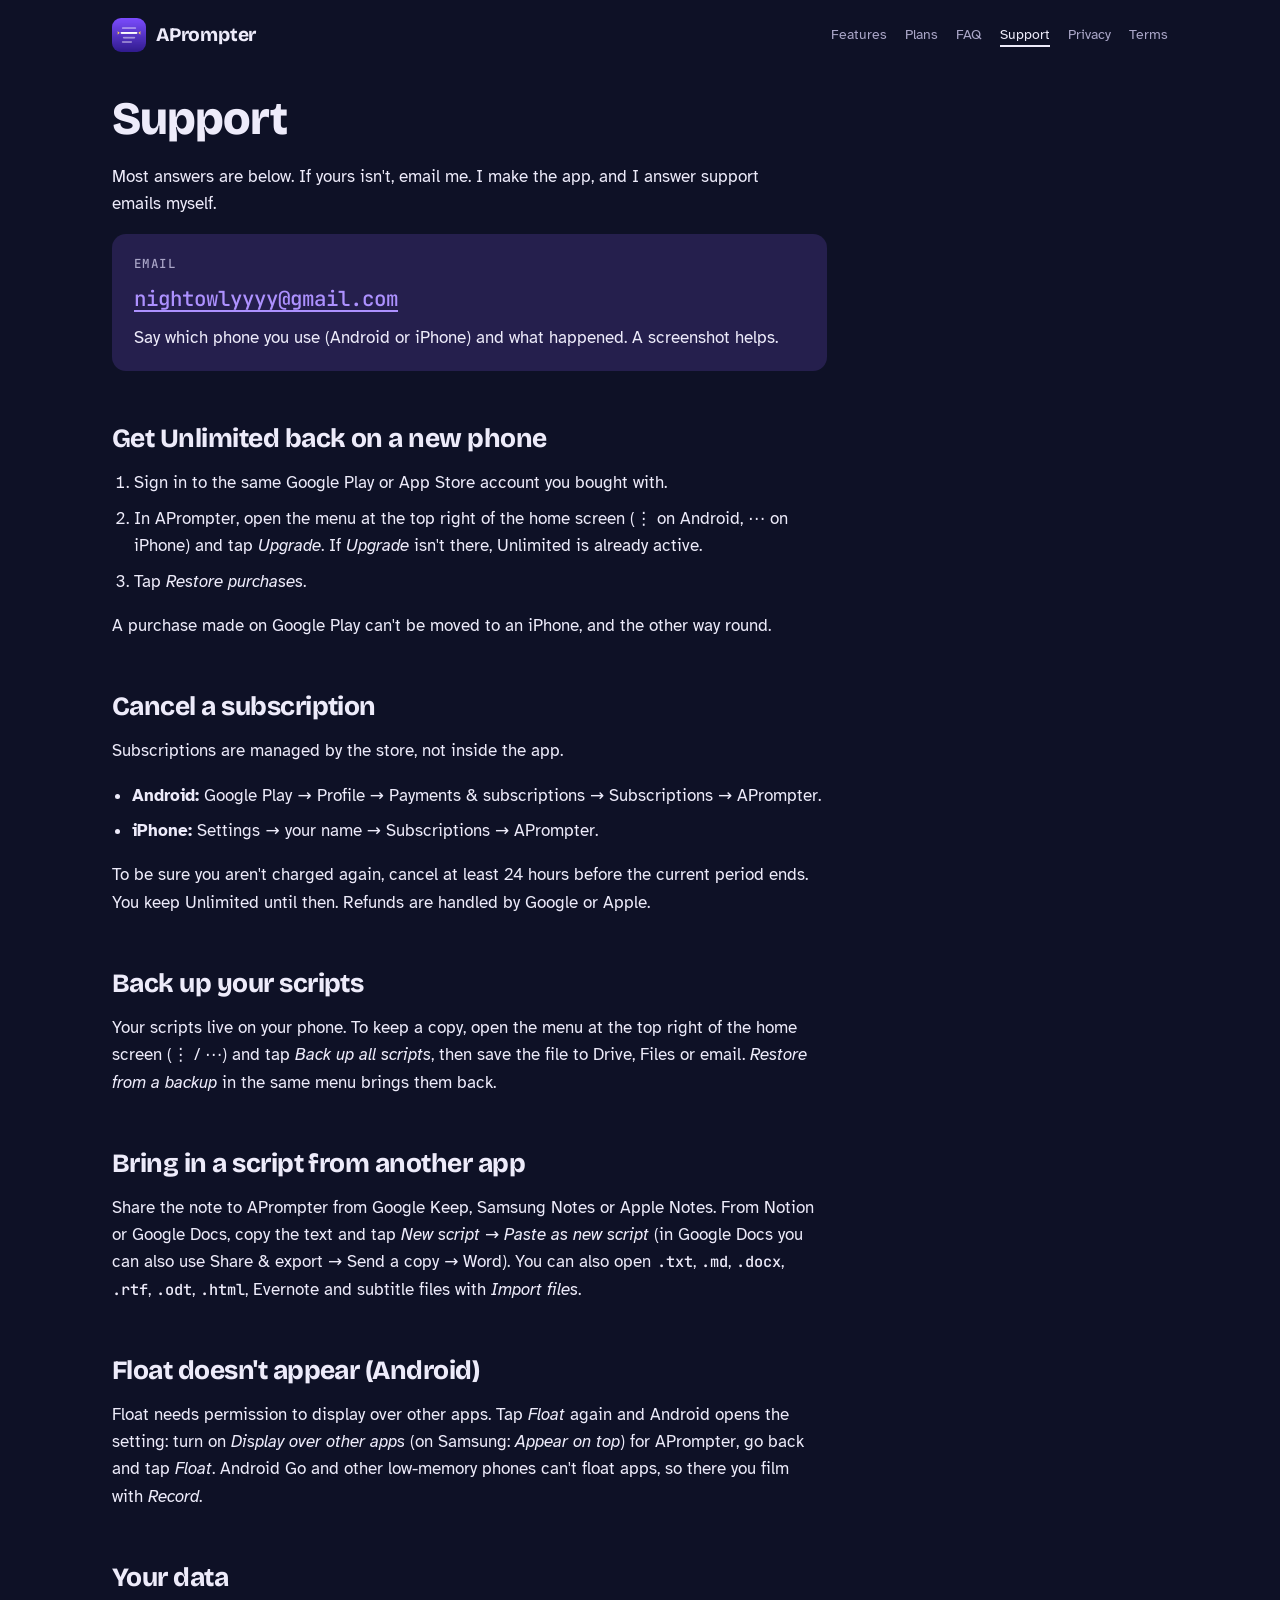
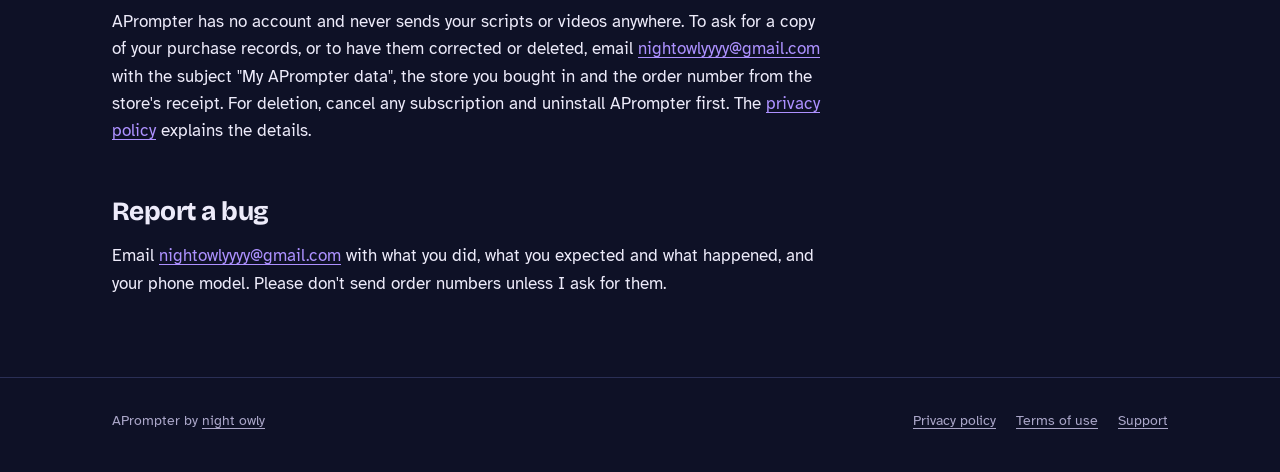
<file: site/aprompter/support/index.html>
<!doctype html>
<html lang="en" data-theme="dark">
<head>
<meta charset="utf-8">
<meta name="viewport" content="width=device-width, initial-scale=1, viewport-fit=cover">
<title>APrompter Support</title>
<meta name="description" content="Help with APrompter: restoring purchases, cancelling a subscription, backups, your data, and how to reach the developer.">
<meta name="theme-color" content="#0e1126">
<link rel="icon" href="../img/icon-64.png" type="image/png">
<link rel="apple-touch-icon" href="../img/icon-180.png">
<link rel="stylesheet" href="../../assets/site.css">
</head>
<body>
<a class="skip" href="#main">Skip to content</a>

<header class="site-header">
  <div class="wrap">
    <a class="brand" href="../">
      <img src="../img/icon-256.webp" alt="" width="34" height="34">
      APrompter
    </a>
    <nav class="nav" aria-label="APrompter">
      <a href="../#features">Features</a>
      <a href="../#plans">Plans</a>
      <a href="../#faq">FAQ</a>
      <a href="./" aria-current="page">Support</a>
      <a href="../privacy/">Privacy</a>
      <a href="../terms/">Terms</a>
    </nav>
  </div>
</header>

<main id="main" class="doc">
  <div class="wrap">
    <article>
      <h1>Support</h1>
      <p>Most answers are below. If yours isn't, email me. I make the app, and I answer support emails myself.</p>

      <div class="contact-box">
        <span class="kicker">Email</span>
        <a class="email" href="mailto:nightowlyyyy@gmail.com?subject=APrompter">nightowlyyyy@gmail.com</a>
        <span>Say which phone you use (Android or iPhone) and what happened. A screenshot helps.</span>
      </div>

      <h2 id="restore">Get Unlimited back on a new phone</h2>
      <ol>
        <li>Sign in to the same Google Play or App Store account you bought with.</li>
        <li>In APrompter, open the menu at the top right of the home screen (⋮ on Android, ⋯ on iPhone) and tap <em>Upgrade</em>. If <em>Upgrade</em> isn't there, Unlimited is already active.</li>
        <li>Tap <em>Restore purchases</em>.</li>
      </ol>
      <p>A purchase made on Google Play can't be moved to an iPhone, and the other way round.</p>

      <h2 id="cancel">Cancel a subscription</h2>
      <p>Subscriptions are managed by the store, not inside the app.</p>
      <ul>
        <li><strong>Android:</strong> Google Play → Profile → Payments &amp; subscriptions → Subscriptions → APrompter.</li>
        <li><strong>iPhone:</strong> Settings → your name → Subscriptions → APrompter.</li>
      </ul>
      <p>To be sure you aren't charged again, cancel at least 24 hours before the current period ends. You keep Unlimited until then. Refunds are handled by Google or Apple.</p>

      <h2 id="backup">Back up your scripts</h2>
      <p>Your scripts live on your phone. To keep a copy, open the menu at the top right of the home screen (⋮ / ⋯) and tap <em>Back up all scripts</em>, then save the file to Drive, Files or email. <em>Restore from a backup</em> in the same menu brings them back.</p>

      <h2 id="import">Bring in a script from another app</h2>
      <p>Share the note to APrompter from Google Keep, Samsung Notes or Apple Notes. From Notion or Google Docs, copy the text and tap <em>New script</em> → <em>Paste as new script</em> (in Google Docs you can also use Share &amp; export → Send a copy → Word). You can also open <code>.txt</code>, <code>.md</code>, <code>.docx</code>, <code>.rtf</code>, <code>.odt</code>, <code>.html</code>, Evernote and subtitle files with <em>Import files</em>.</p>

      <h2 id="float">Float doesn't appear (Android)</h2>
      <p>Float needs permission to display over other apps. Tap <em>Float</em> again and Android opens the setting: turn on <em>Display over other apps</em> (on Samsung: <em>Appear on top</em>) for APrompter, go back and tap <em>Float</em>. Android Go and other low-memory phones can't float apps, so there you film with <em>Record</em>.</p>

      <h2 id="data">Your data</h2>
      <p>APrompter has no account and never sends your scripts or videos anywhere. To ask for a copy of your purchase records, or to have them corrected or deleted, email <a href="mailto:nightowlyyyy@gmail.com?subject=My%20APrompter%20data">nightowlyyyy@gmail.com</a> with the subject "My APrompter data", the store you bought in and the order number from the store's receipt. For deletion, cancel any subscription and uninstall APrompter first. The <a href="../privacy/#your-rights">privacy policy</a> explains the details.</p>

      <h2 id="bugs">Report a bug</h2>
      <p>Email <a href="mailto:nightowlyyyy@gmail.com?subject=APrompter%20bug">nightowlyyyy@gmail.com</a> with what you did, what you expected and what happened, and your phone model. Please don't send order numbers unless I ask for them.</p>
    </article>
  </div>
</main>

<footer class="site-footer">
  <div class="wrap">
    <span>APrompter by <a href="../../">night owly</a></span>
    <nav aria-label="Footer">
      <a href="../privacy/">Privacy policy</a>
      <a href="../terms/">Terms of use</a>
      <a href="./">Support</a>
    </nav>
  </div>
</footer>
</body>
</html>
</file>
<file: site/assets/site.css>
/* night owly — shared styles for the hub and every app page.
   Layout: one reading column (about 65ch) with art to its right on wide
   screens; sections are separated by a prompter "reading line" (▶ ── ◀),
   the device every APrompter page is built around. */

@font-face {
  font-family: "Bricolage Grotesque";
  src: url("fonts/bricolage-grotesque.woff2") format("woff2");
  font-weight: 500 800;
  font-display: swap;
}
@font-face {
  font-family: "Atkinson Hyperlegible";
  src: url("fonts/atkinson-400.woff2") format("woff2");
  font-weight: 400;
  font-display: swap;
}
@font-face {
  font-family: "Atkinson Hyperlegible";
  src: url("fonts/atkinson-400-italic.woff2") format("woff2");
  font-weight: 400;
  font-style: italic;
  font-display: swap;
}
@font-face {
  font-family: "Atkinson Hyperlegible";
  src: url("fonts/atkinson-700.woff2") format("woff2");
  font-weight: 700;
  font-display: swap;
}
@font-face {
  font-family: "JetBrains Mono";
  src: url("fonts/jetbrains-mono-500.woff2") format("woff2");
  font-weight: 500;
  font-display: swap;
}

:root {
  /* Color: violet-tinted paper by day, deep night indigo by night; the
     moon yellow of the prompter's guide arrows is the one accent mark. */
  --bg: #f5f4fb;
  --surface: #ffffff;
  --ink: #18152c;
  --muted: #57536f;
  --line: #dcd8ec;
  --violet: #5b2fe0;
  --violet-soft: #ebe5ff;
  --moon: #e3a600;
  --night: #121530;
  --night-2: #1c2046;
  --night-ink: #f3f1ff;
  --night-muted: #b8b4d6;
  --focus: #5b2fe0;

  /* Type */
  --font-display: "Bricolage Grotesque", ui-sans-serif, system-ui,
    -apple-system, "Segoe UI", Roboto, sans-serif;
  --font-body: "Atkinson Hyperlegible", ui-sans-serif, system-ui,
    -apple-system, "Segoe UI", Roboto, sans-serif;
  --font-mono: "JetBrains Mono", ui-monospace, "SFMono-Regular", Menlo,
    Consolas, monospace;
  --step--1: 0.875rem;
  --step-0: 1.0625rem;
  --step-1: 1.3rem;
  --step-2: 1.65rem;
  --step-3: clamp(2rem, 1.4rem + 2.6vw, 2.9rem);
  --step-4: clamp(2.5rem, 1.6rem + 4.2vw, 4.4rem);

  --radius: 14px;
  --page: 1120px;
  --read: 65ch;
}

@media (prefers-color-scheme: dark) {
  :root:not([data-theme="light"]) {
    --bg: #0e1126;
    --surface: #161a36;
    --ink: #edebfa;
    --muted: #aaa6c8;
    --line: #2a2f55;
    --violet: #ad91ff;
    --violet-soft: #251f4d;
    --moon: #ffd54f;
    --night: #0a0c1e;
    --night-2: #151937;
    --focus: #ffd54f;
    color-scheme: dark;
  }
}
:root[data-theme="dark"] {
  --bg: #0e1126;
  --surface: #161a36;
  --ink: #edebfa;
  --muted: #aaa6c8;
  --line: #2a2f55;
  --violet: #ad91ff;
  --violet-soft: #251f4d;
  --moon: #ffd54f;
  --night: #0a0c1e;
  --night-2: #151937;
  --focus: #ffd54f;
  color-scheme: dark;
}

*,
*::before,
*::after {
  box-sizing: border-box;
}

html {
  -webkit-text-size-adjust: 100%;
  scroll-behavior: smooth;
}
@media (prefers-reduced-motion: reduce) {
  html {
    scroll-behavior: auto;
  }
}

body {
  margin: 0;
  background: var(--bg);
  color: var(--ink);
  font-family: var(--font-body);
  font-size: var(--step-0);
  line-height: 1.6;
}

img {
  max-width: 100%;
  height: auto;
  display: block;
}

a {
  color: var(--violet);
  text-underline-offset: 0.18em;
}
a:hover {
  text-decoration-thickness: 2px;
}
:focus-visible {
  outline: 3px solid var(--focus);
  outline-offset: 3px;
  border-radius: 4px;
}
/* Night bands stay dark in both themes: use the moon color for focus. */
.night,
.contact {
  --focus: #ffd54f;
}

h1,
h2,
h3 {
  font-family: var(--font-display);
  line-height: 1.08;
  letter-spacing: -0.02em;
  text-wrap: balance;
  margin: 0;
}
h1 {
  font-size: var(--step-4);
  font-weight: 800;
}
h2 {
  font-size: var(--step-3);
  font-weight: 750;
}
h3 {
  font-size: var(--step-1);
  font-weight: 700;
  letter-spacing: -0.01em;
}
p {
  margin: 0;
  text-wrap: pretty;
}

.skip {
  position: absolute;
  left: -999px;
  top: 0;
}
.skip:focus {
  left: max(16px, env(safe-area-inset-left, 0px));
  top: 12px;
  background: var(--surface);
  padding: 8px 12px;
  z-index: 20;
}

/* One gutter rule for every band. */
.wrap {
  max-width: var(--page);
  margin-inline: auto;
  padding-left: max(16px, env(safe-area-inset-left, 0px));
  padding-right: max(16px, env(safe-area-inset-right, 0px));
}
@media (min-width: 720px) {
  .wrap {
    padding-left: max(32px, env(safe-area-inset-left, 0px));
    padding-right: max(32px, env(safe-area-inset-right, 0px));
  }
}

.kicker {
  font-family: var(--font-mono);
  font-size: 0.78rem;
  letter-spacing: 0.12em;
  text-transform: uppercase;
  color: var(--muted);
}
.lede {
  font-size: var(--step-1);
  color: var(--muted);
  max-width: 34ch;
}

/* Header */
.site-header {
  padding-block: 18px;
}
.site-header .wrap {
  display: flex;
  align-items: center;
  justify-content: space-between;
  gap: 16px;
  flex-wrap: wrap;
}
.brand {
  display: inline-flex;
  align-items: center;
  gap: 10px;
  color: var(--ink);
  text-decoration: none;
  font-family: var(--font-display);
  font-weight: 750;
  font-size: 1.2rem;
  letter-spacing: -0.01em;
}
.brand svg,
.brand img {
  width: 34px;
  height: 34px;
  border-radius: 9px;
  flex: none;
}
.nav {
  display: flex;
  gap: 4px 18px;
  flex-wrap: wrap;
  font-size: var(--step--1);
}
.nav a {
  color: var(--muted);
  text-decoration: none;
  padding-block: 6px;
}
.nav a:hover {
  color: var(--ink);
}
.nav a[aria-current="page"] {
  color: var(--ink);
  text-decoration: underline;
  text-decoration-thickness: 2px;
  text-underline-offset: 6px;
}
@media (max-width: 379px) {
  .nav {
    gap: 4px 10px;
  }
}

/* A page that exists in two languages links to its twin. */
.nav .lang-switch {
  padding: 4px 12px;
  border: 1px solid var(--line);
  border-radius: 999px;
  color: var(--ink);
}
.nav .lang-switch:hover {
  border-color: var(--violet);
}

/* The reading line: ▶ ─────── ◀, the prompter's guide. */
.guide {
  display: flex;
  align-items: center;
  gap: 10px;
  color: var(--moon);
  margin-block: 0;
}
.guide::before,
.guide::after {
  content: "";
  width: 0;
  height: 0;
  border-block: 7px solid transparent;
  flex: none;
}
.guide::before {
  border-left: 11px solid currentColor;
}
.guide::after {
  border-right: 11px solid currentColor;
}
.guide span {
  flex: 1;
  height: 2px;
  background: var(--line);
  border-radius: 2px;
}

section {
  padding-block: clamp(56px, 8vw, 104px);
}
.section-head {
  display: grid;
  gap: 14px;
  max-width: var(--read);
  margin-bottom: clamp(28px, 4vw, 44px);
}
.section-head p {
  color: var(--muted);
}

/* Buttons */
.actions {
  display: flex;
  flex-wrap: wrap;
  gap: 12px;
  align-items: center;
}
.button {
  display: inline-flex;
  align-items: center;
  gap: 10px;
  min-height: 48px;
  padding: 10px 20px;
  border-radius: 999px;
  font-weight: 700;
  text-decoration: none;
  border: 2px solid transparent;
}
.button.primary {
  background: var(--violet);
  color: var(--bg);
}
.button.secondary {
  border-color: var(--line);
  color: var(--ink);
}
.button.primary:hover {
  filter: brightness(1.08);
}

/* Footer */
.site-footer {
  border-top: 1px solid var(--line);
  padding-block: 32px 40px;
  color: var(--muted);
  font-size: var(--step--1);
}
.site-footer .wrap {
  display: flex;
  flex-wrap: wrap;
  gap: 12px 28px;
  justify-content: space-between;
  align-items: baseline;
}
.site-footer nav {
  display: flex;
  flex-wrap: wrap;
  gap: 8px 20px;
}
.site-footer a {
  color: var(--muted);
}

/* Long-form text pages (privacy, terms, support) */
.doc {
  padding-block: 24px 80px;
}
.doc article {
  max-width: var(--read);
  overflow-wrap: break-word;
}
.doc article > * + * {
  margin-top: 1em;
}
.doc h1 {
  font-size: var(--step-3);
  margin-bottom: 0.4em;
}
.doc h2 {
  font-size: var(--step-2);
  margin-top: 2em;
}
.doc h3 {
  margin-top: 1.6em;
}
.doc ul {
  padding-left: 1.2em;
}
.doc li + li {
  margin-top: 0.5em;
}
.doc h1 + p > em {
  color: var(--muted);
}
.table-scroll {
  overflow-x: auto;
  border: 1px solid var(--line);
  border-radius: var(--radius);
}
.doc table {
  border-collapse: collapse;
  width: 100%;
  min-width: 560px;
  font-size: var(--step--1);
}
.doc th,
.doc td {
  text-align: left;
  vertical-align: top;
  padding: 10px 12px;
  border-bottom: 1px solid var(--line);
}
.doc tr:last-child td {
  border-bottom: 0;
}
.doc th {
  background: var(--violet-soft);
}
.doc code {
  font-family: var(--font-mono);
  font-size: 0.9em;
}
/* Support pages: the email box and numbered steps. */
.contact-box {
  display: grid;
  gap: 8px;
  padding: 20px 22px;
  border-radius: var(--radius);
  background: var(--violet-soft);
}
.contact-box .email {
  font-family: var(--font-mono);
  font-size: clamp(1rem, 5vw, 1.3rem);
  overflow-wrap: anywhere;
}
.doc ol {
  padding-left: 1.3em;
}
</file>
<file: site/assets/app.css>
/* night owly — sections shared by every app page: numbered steps with
   screenshots, feature rows, the always-night privacy band, plans, FAQ and
   the test-invite panel. Each app page keeps only its own hero and tokens
   in its <style>. Accent: override --violet / --violet-soft per page. */

/* Hero: the copy on the left, the app on the right. */
.hero {
  padding-block: clamp(20px, 4vw, 56px) clamp(56px, 8vw, 96px);
}
.hero-grid {
  display: grid;
  gap: 48px;
  align-items: center;
}
@media (min-width: 900px) {
  .hero-grid {
    grid-template-columns: minmax(0, 1.25fr) minmax(0, 1fr);
  }
}
.hero-copy {
  display: grid;
  gap: 22px;
  min-width: 0;
}
.app-title {
  display: flex;
  align-items: center;
  gap: 14px;
}
.app-title img {
  width: 56px;
  height: 56px;
  border-radius: 14px;
}
.app-title span {
  font-family: var(--font-display);
  font-weight: 750;
  font-size: var(--step-1);
}
.hero .note {
  color: var(--muted);
  font-size: var(--step--1);
}

/* How it works: a real sequence, so it is numbered. */
.steps {
  list-style: none;
  margin: 0;
  padding: 0;
  display: grid;
  gap: 40px;
  counter-reset: step;
}
@media (min-width: 820px) {
  .steps {
    grid-template-columns: repeat(3, minmax(0, 1fr));
    gap: 32px;
  }
}
.steps li {
  display: grid;
  gap: 14px;
  align-content: start;
  counter-increment: step;
  min-width: 0;
}
.steps .shot {
  max-width: min(260px, 100%);
  justify-self: center;
}
.steps h3::before {
  content: counter(step);
  display: inline-grid;
  place-items: center;
  width: 1.8em;
  height: 1.8em;
  margin-right: 10px;
  border-radius: 50%;
  background: var(--violet-soft);
  color: var(--violet);
  font-family: var(--font-mono);
  font-size: 0.8em;
  vertical-align: 0.1em;
}
.steps p {
  color: var(--muted);
}
.shot {
  border-radius: 26px;
  border: 6px solid #0b0d1c;
  background: #0b0d1c;
  box-shadow: 0 24px 48px -32px rgb(18 21 48 / 0.6);
  overflow: hidden;
}

.pill {
  justify-self: start;
  display: inline-flex;
  align-items: center;
  gap: 8px;
  padding: 5px 12px;
  border-radius: 999px;
  border: 1px solid var(--line);
  background: var(--surface);
  font-family: var(--font-mono);
  font-size: 0.75rem;
  letter-spacing: 0.04em;
  color: var(--ink);
}
.pill .dot {
  width: 8px;
  height: 8px;
  border-radius: 50%;
  background: #2fb36d;
  box-shadow: 0 0 0 3px rgb(47 179 109 / 0.2);
}

/* Features: text rows beside a picture of the screen that does it. */
.feature {
  display: grid;
  gap: 28px;
  align-items: center;
  padding-block: 28px;
  border-top: 1px solid var(--line);
}
.section-head + .feature {
  border-top: 0;
}
@media (min-width: 820px) {
  .feature {
    grid-template-columns: minmax(0, 1fr) 220px;
    gap: 64px;
  }
}
@media (min-width: 820px) {
  .feature.flip {
    grid-template-columns: 220px minmax(0, 1fr);
  }
  .feature.flip picture {
    order: -1;
  }
}
.feature-text {
  display: grid;
  gap: 12px;
  min-width: 0;
}
.feature-text p {
  color: var(--muted);
  max-width: 56ch;
}
.feature .shot {
  max-width: 220px;
}
.feature picture {
  justify-self: center;
}
.ticks {
  list-style: none;
  margin: 4px 0 0;
  padding: 0;
  display: grid;
  gap: 10px;
  max-width: 56ch;
}
.ticks li {
  position: relative;
  padding-left: 24px;
  color: var(--muted);
}
.ticks li::before {
  content: "";
  position: absolute;
  left: 2px;
  top: 0.5em;
  border-block: 5px solid transparent;
  border-left: 8px solid var(--moon);
}
.ticks strong {
  color: var(--ink);
}
.formats {
  list-style: none;
  margin: 0;
  padding: 0;
  display: flex;
  flex-wrap: wrap;
  gap: 6px;
  font-family: var(--font-mono);
  font-size: 0.75rem;
}
.formats li {
  padding: 3px 8px;
  border-radius: 6px;
  border: 1px solid var(--line);
  color: var(--muted);
}

.more-grid {
  display: grid;
  gap: 24px 40px;
  margin-top: 40px;
}
@media (min-width: 720px) {
  .more-grid {
    grid-template-columns: repeat(2, minmax(0, 1fr));
  }
}
.more-grid div {
  align-content: start;
  display: grid;
  gap: 6px;
  min-width: 0;
}
.more-grid p {
  color: var(--muted);
}

/* Privacy band: always night. */
.night {
  background: var(--night);
  color: var(--night-ink);
}
.night .kicker,
.night p {
  color: var(--night-muted);
}
.night h2 {
  color: var(--night-ink);
}
.night a {
  color: var(--night-ink);
}
.promises {
  list-style: none;
  padding: 0;
  margin: 28px 0 0;
  display: grid;
  gap: 16px;
}
@media (min-width: 720px) {
  .promises {
    grid-template-columns: repeat(3, minmax(0, 1fr));
    gap: 28px;
  }
}
.promises li {
  align-content: start;
  display: grid;
  gap: 6px;
  padding-top: 14px;
  border-top: 2px solid #ffd54f;
}
.promises strong {
  font-family: var(--font-display);
  font-size: var(--step-1);
  color: var(--night-ink);
}

/* Plans */
.plans {
  display: grid;
  gap: 20px;
  grid-template-columns: minmax(0, 1fr);
}
@media (min-width: 760px) {
  .plans {
    grid-template-columns: repeat(2, minmax(0, 1fr));
  }
}
.plan {
  display: grid;
  gap: 14px;
  align-content: start;
  padding: 28px;
  border-radius: 22px;
  border: 1px solid var(--line);
  background: var(--surface);
}
.plan.paid {
  border: 2px solid var(--violet);
}
.plan-head {
  display: grid;
  gap: 6px;
}
.plan-head p,
.plus {
  color: var(--muted);
}
.plus {
  font-weight: 700;
  font-size: var(--step--1);
}
.chip {
  display: inline-block;
  padding: 3px 10px;
  border-radius: 999px;
  background: var(--violet-soft);
  color: var(--violet);
  font-family: var(--font-mono);
  font-size: 0.7rem;
  font-weight: 500;
  letter-spacing: 0.02em;
  vertical-align: 0.2em;
  white-space: normal;
}
.checks {
  list-style: none;
  margin: 0;
  padding: 0;
  display: grid;
  gap: 10px;
}
.checks li {
  position: relative;
  padding-left: 28px;
}
.checks li::before {
  content: "";
  position: absolute;
  left: 2px;
  top: 0.35em;
  width: 14px;
  height: 8px;
  border-left: 2.5px solid var(--violet);
  border-bottom: 2.5px solid var(--violet);
  transform: rotate(-45deg);
}
.fine {
  margin-top: 18px;
  color: var(--muted);
  font-size: var(--step--1);
  max-width: var(--read);
}

/* FAQ */
.faq {
  max-width: var(--read);
  border-top: 1px solid var(--line);
}
.faq details {
  border-bottom: 1px solid var(--line);
  padding-block: 4px;
}
.faq summary {
  cursor: pointer;
  padding-block: 14px;
  font-weight: 700;
  list-style: none;
  display: flex;
  justify-content: space-between;
  gap: 16px;
}
.faq summary::-webkit-details-marker {
  display: none;
}
.faq summary::after {
  content: "+";
  content: "+" / "";
  font-family: var(--font-mono);
  color: var(--violet);
}
.faq details[open] summary::after {
  content: "–";
  content: "–" / "";
}
.faq details p {
  padding-bottom: 16px;
  color: var(--muted);
}

.beta {
  display: grid;
  gap: 16px;
  padding: clamp(24px, 4vw, 40px);
  border-radius: 24px;
  background: var(--violet-soft);
}
.beta p {
  max-width: 60ch;
}
.email {
  font-family: var(--font-mono);
  font-size: var(--step--1);
  color: var(--muted);
  word-break: break-all;
  user-select: all;
}
</file>
